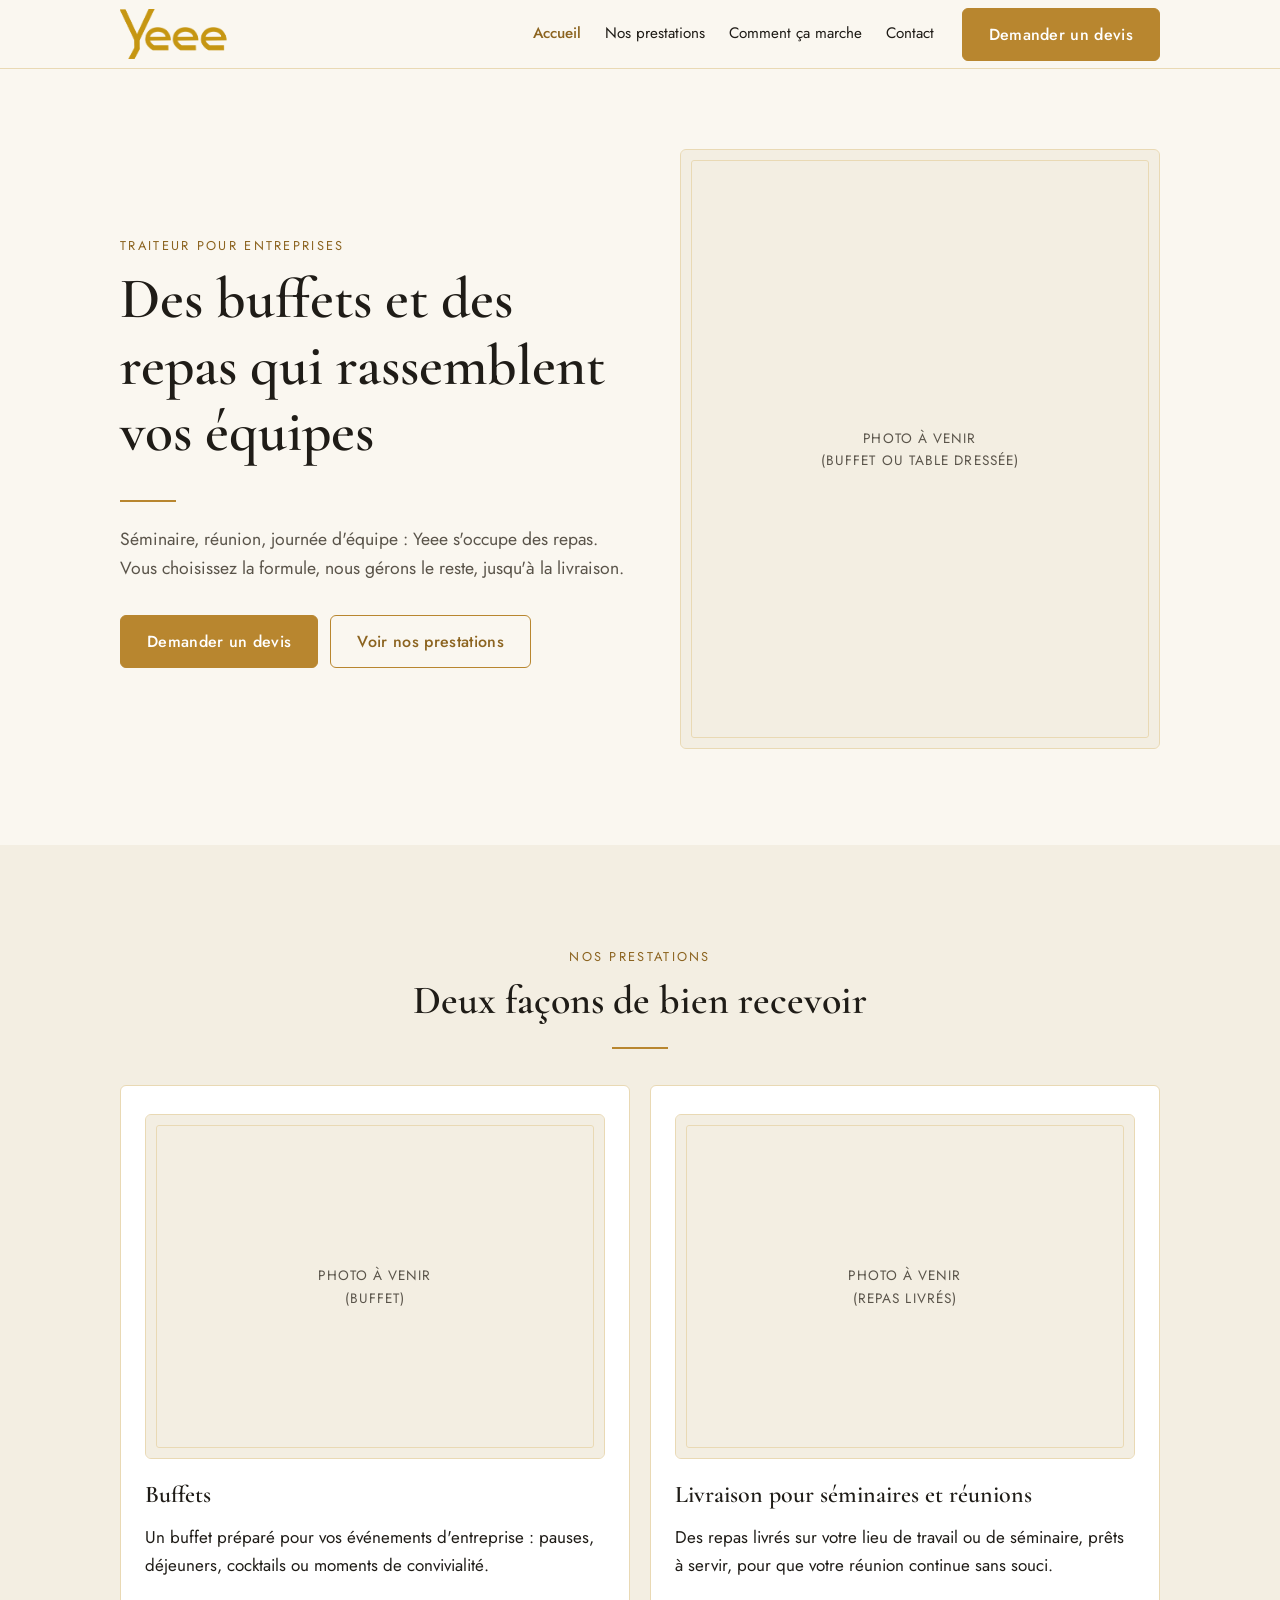
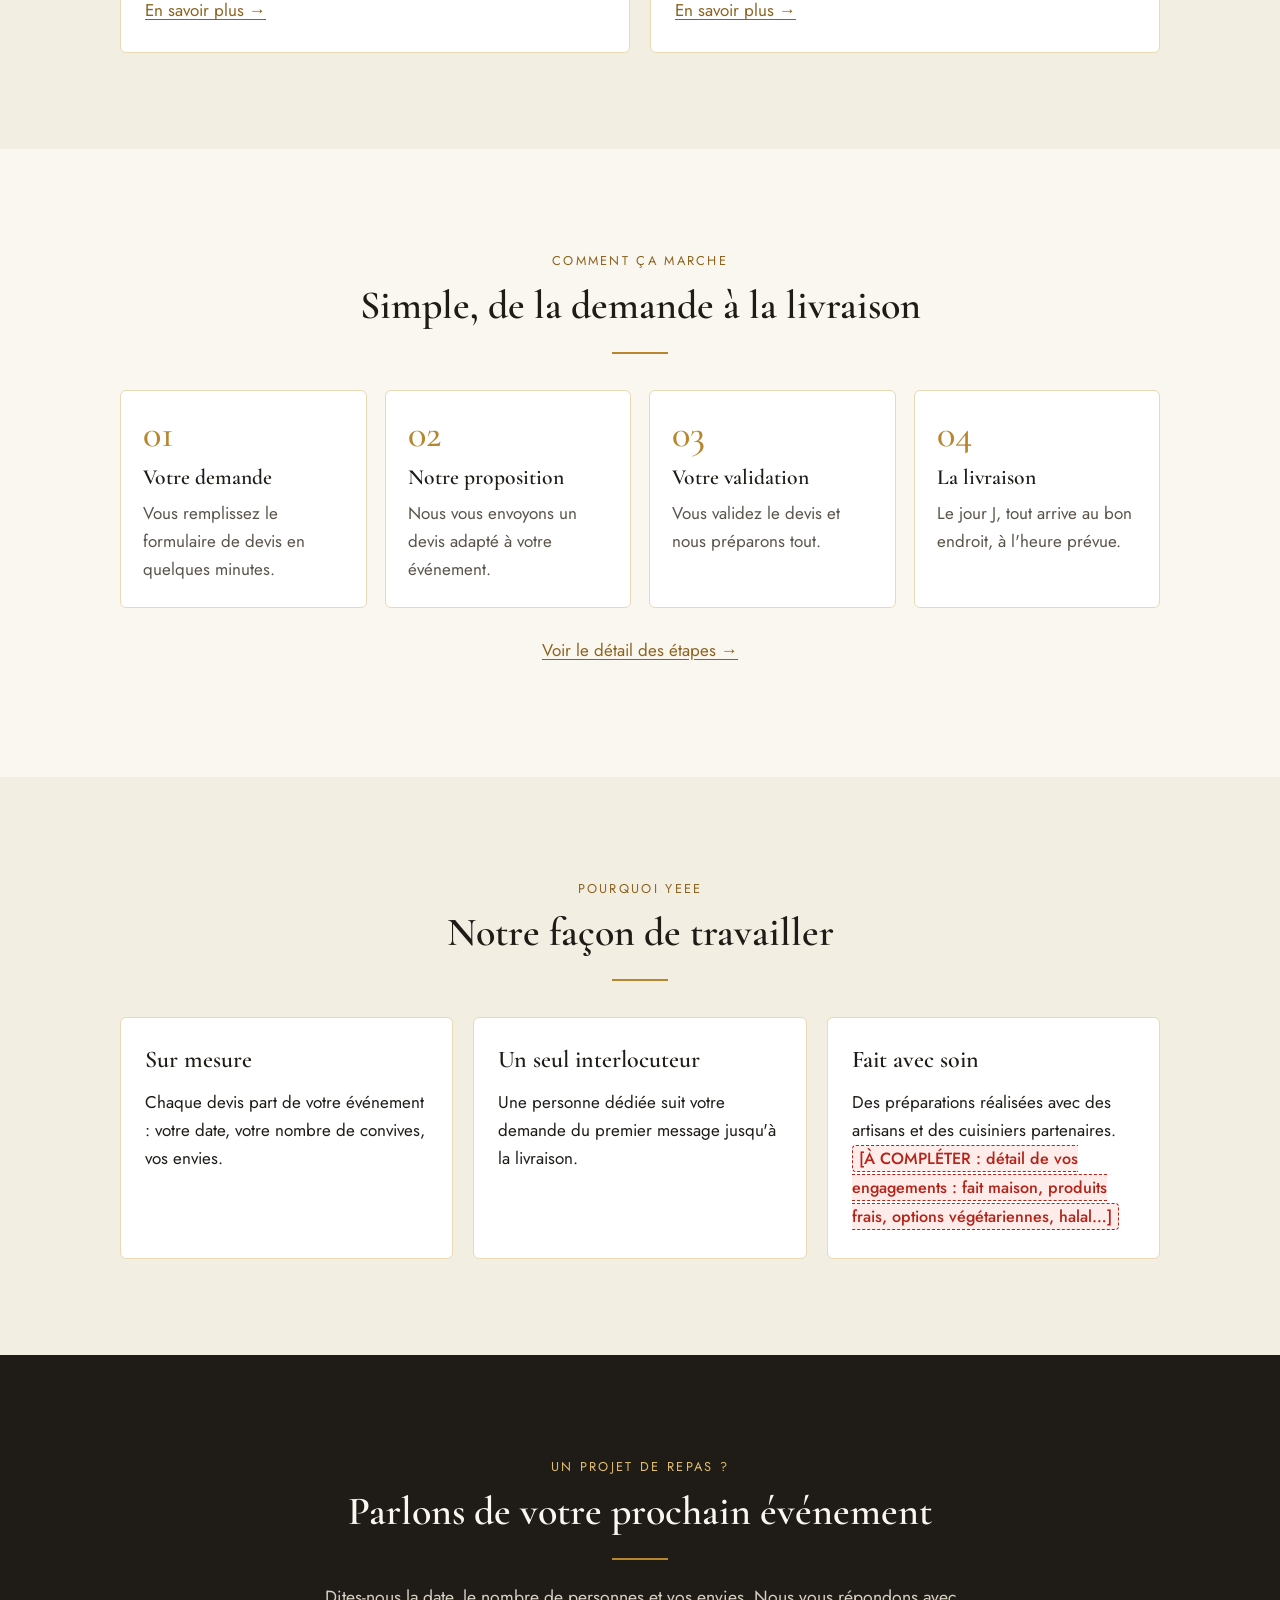
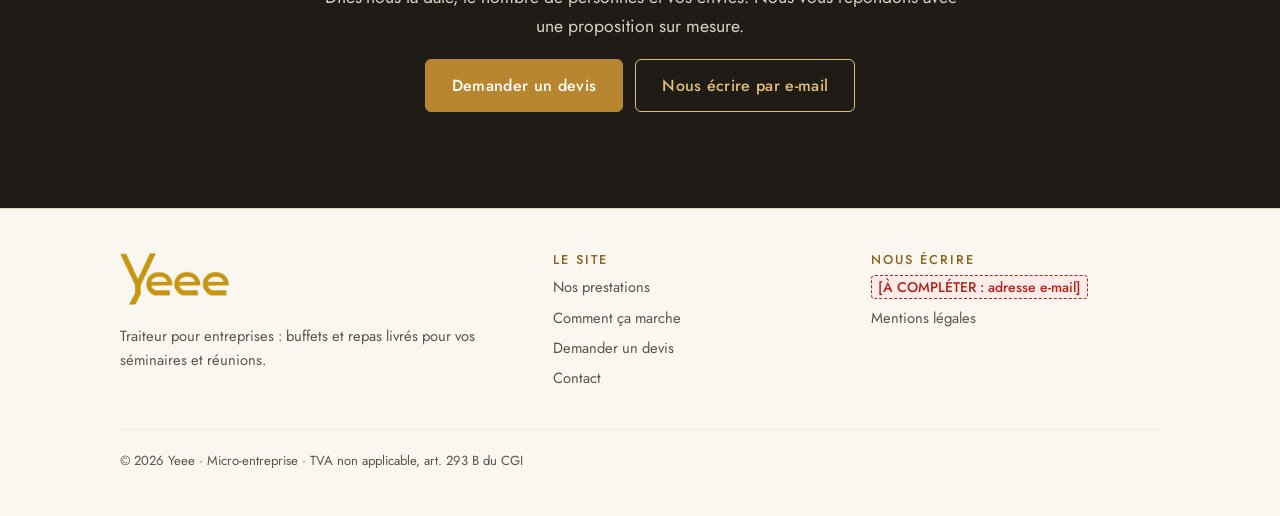
<file: index.html>
<!doctype html>
<html lang="fr">
<head>
  <meta charset="utf-8">
  <meta name="viewport" content="width=device-width, initial-scale=1">
  <title>Yeee | Traiteur pour entreprises</title>
  <meta name="description" content="Yeee, traiteur pour entreprises : buffets et livraison de repas pour vos séminaires et réunions. Demandez votre devis.">
  <meta name="theme-color" content="#FAF7F0">
  <link rel="icon" href="assets/favicon.svg" type="image/svg+xml">
  <link rel="preload" href="assets/fonts/cormorant-garamond-latin-600-normal.woff2" as="font" type="font/woff2" crossorigin>
  <link rel="stylesheet" href="assets/style.css">
</head>
<body>
  <header class="entete">
    <div class="conteneur">
      <a class="logo" href="index.html" aria-label="Yeee, retour à l'accueil"><span class="logo-cadre"><img src="assets/logo-yeee.png" alt="Yeee" width="3508" height="2480"></span></a>
      <button class="bouton-menu" type="button" aria-expanded="false" aria-controls="menu">
        <span class="barres"><span></span></span> Menu
      </button>
      <nav class="menu" id="menu" aria-label="Menu principal">
        <ul>
          <li><a href="index.html" aria-current="page">Accueil</a></li>
          <li><a href="prestations.html">Nos prestations</a></li>
          <li><a href="comment-ca-marche.html">Comment ça marche</a></li>
          <li><a href="contact.html">Contact</a></li>
        </ul>
        <a class="bouton" href="devis.html">Demander un devis</a>
      </nav>
    </div>
  </header>

  <main>
    <section class="heros">
      <div class="conteneur grille">
        <div>
          <span class="surtitre">Traiteur pour entreprises</span>
          <h1>Des buffets et des repas qui rassemblent vos équipes</h1>
          <hr class="filet">
          <p class="intro">Séminaire, réunion, journée d'équipe : Yeee s'occupe des repas. Vous choisissez la formule, nous gérons le reste, jusqu'à la livraison.</p>
          <div class="boutons">
            <a class="bouton" href="devis.html">Demander un devis</a>
            <a class="bouton secondaire" href="prestations.html">Voir nos prestations</a>
          </div>
        </div>
        <div class="photo portrait">Photo à venir<br>(buffet ou table dressée)</div>
      </div>
    </section>

    <section class="alt">
      <div class="conteneur">
        <div class="centre">
          <span class="surtitre">Nos prestations</span>
          <h2>Deux façons de bien recevoir</h2>
          <hr class="filet">
        </div>
        <div class="cartes deux">
          <article class="carte">
            <div class="photo">Photo à venir<br>(buffet)</div>
            <h3>Buffets</h3>
            <p>Un buffet préparé pour vos événements d'entreprise : pauses, déjeuners, cocktails ou moments de convivialité.</p>
            <a href="prestations.html#buffets">En savoir plus →</a>
          </article>
          <article class="carte">
            <div class="photo">Photo à venir<br>(repas livrés)</div>
            <h3>Livraison pour séminaires et réunions</h3>
            <p>Des repas livrés sur votre lieu de travail ou de séminaire, prêts à servir, pour que votre réunion continue sans souci.</p>
            <a href="prestations.html#livraison">En savoir plus →</a>
          </article>
        </div>
      </div>
    </section>

    <section>
      <div class="conteneur">
        <div class="centre">
          <span class="surtitre">Comment ça marche</span>
          <h2>Simple, de la demande à la livraison</h2>
          <hr class="filet">
        </div>
        <ol class="etapes">
          <li><h3>Votre demande</h3><p>Vous remplissez le formulaire de devis en quelques minutes.</p></li>
          <li><h3>Notre proposition</h3><p>Nous vous envoyons un devis adapté à votre événement.</p></li>
          <li><h3>Votre validation</h3><p>Vous validez le devis et nous préparons tout.</p></li>
          <li><h3>La livraison</h3><p>Le jour J, tout arrive au bon endroit, à l'heure prévue.</p></li>
        </ol>
        <p class="centre" style="margin-top:28px"><a href="comment-ca-marche.html">Voir le détail des étapes →</a></p>
      </div>
    </section>

    <section class="alt">
      <div class="conteneur">
        <div class="centre">
          <span class="surtitre">Pourquoi Yeee</span>
          <h2>Notre façon de travailler</h2>
          <hr class="filet">
        </div>
        <div class="cartes trois">
          <div class="carte"><h3>Sur mesure</h3><p>Chaque devis part de votre événement : votre date, votre nombre de convives, vos envies.</p></div>
          <div class="carte"><h3>Un seul interlocuteur</h3><p>Une personne dédiée suit votre demande du premier message jusqu'à la livraison.</p></div>
          <div class="carte"><h3>Fait avec soin</h3><p>Des préparations réalisées avec des artisans et des cuisiniers partenaires. <span class="a-completer">[À COMPLÉTER : détail de vos engagements : fait maison, produits frais, options végétariennes, halal…]</span></p></div>
        </div>
      </div>
    </section>

    <section class="appel">
      <div class="conteneur">
        <span class="surtitre" style="color:#E2BE6E">Un projet de repas ?</span>
        <h2>Parlons de votre prochain événement</h2>
        <hr class="filet">
        <p class="intro">Dites-nous la date, le nombre de personnes et vos envies. Nous vous répondons avec une proposition sur mesure.</p>
        <div class="boutons" style="justify-content:center">
          <a class="bouton" href="devis.html">Demander un devis</a>
          <a class="bouton secondaire" href="#" data-email-lien>Nous écrire par e-mail</a>
        </div>
      </div>
    </section>
  </main>

  <footer class="pied">
    <div class="conteneur">
      <div class="grille">
        <div>
          <a class="logo logo-pied" href="index.html" aria-label="Yeee, retour à l'accueil"><span class="logo-cadre"><img src="assets/logo-yeee.png" alt="Yeee" width="3508" height="2480"></span></a>
          <p style="margin-top:12px">Traiteur pour entreprises : buffets et repas livrés pour vos séminaires et réunions.</p>
        </div>
        <div>
          <h3>Le site</h3>
          <ul>
            <li><a href="prestations.html">Nos prestations</a></li>
            <li><a href="comment-ca-marche.html">Comment ça marche</a></li>
            <li><a href="devis.html">Demander un devis</a></li>
            <li><a href="contact.html">Contact</a></li>
          </ul>
        </div>
        <div>
          <h3>Nous écrire</h3>
          <ul>
            <li><a href="#" data-email-lien><span class="a-completer" data-email-texte>[À COMPLÉTER : adresse e-mail]</span></a></li>
            <li><a href="mentions-legales.html">Mentions légales</a></li>
          </ul>
        </div>
      </div>
      <p class="bas">© <span data-annee>2026</span> Yeee · Micro-entreprise · TVA non applicable, art. 293 B du CGI</p>
    </div>
  </footer>
  <script src="assets/script.js"></script>
</body>
</html>
</file>
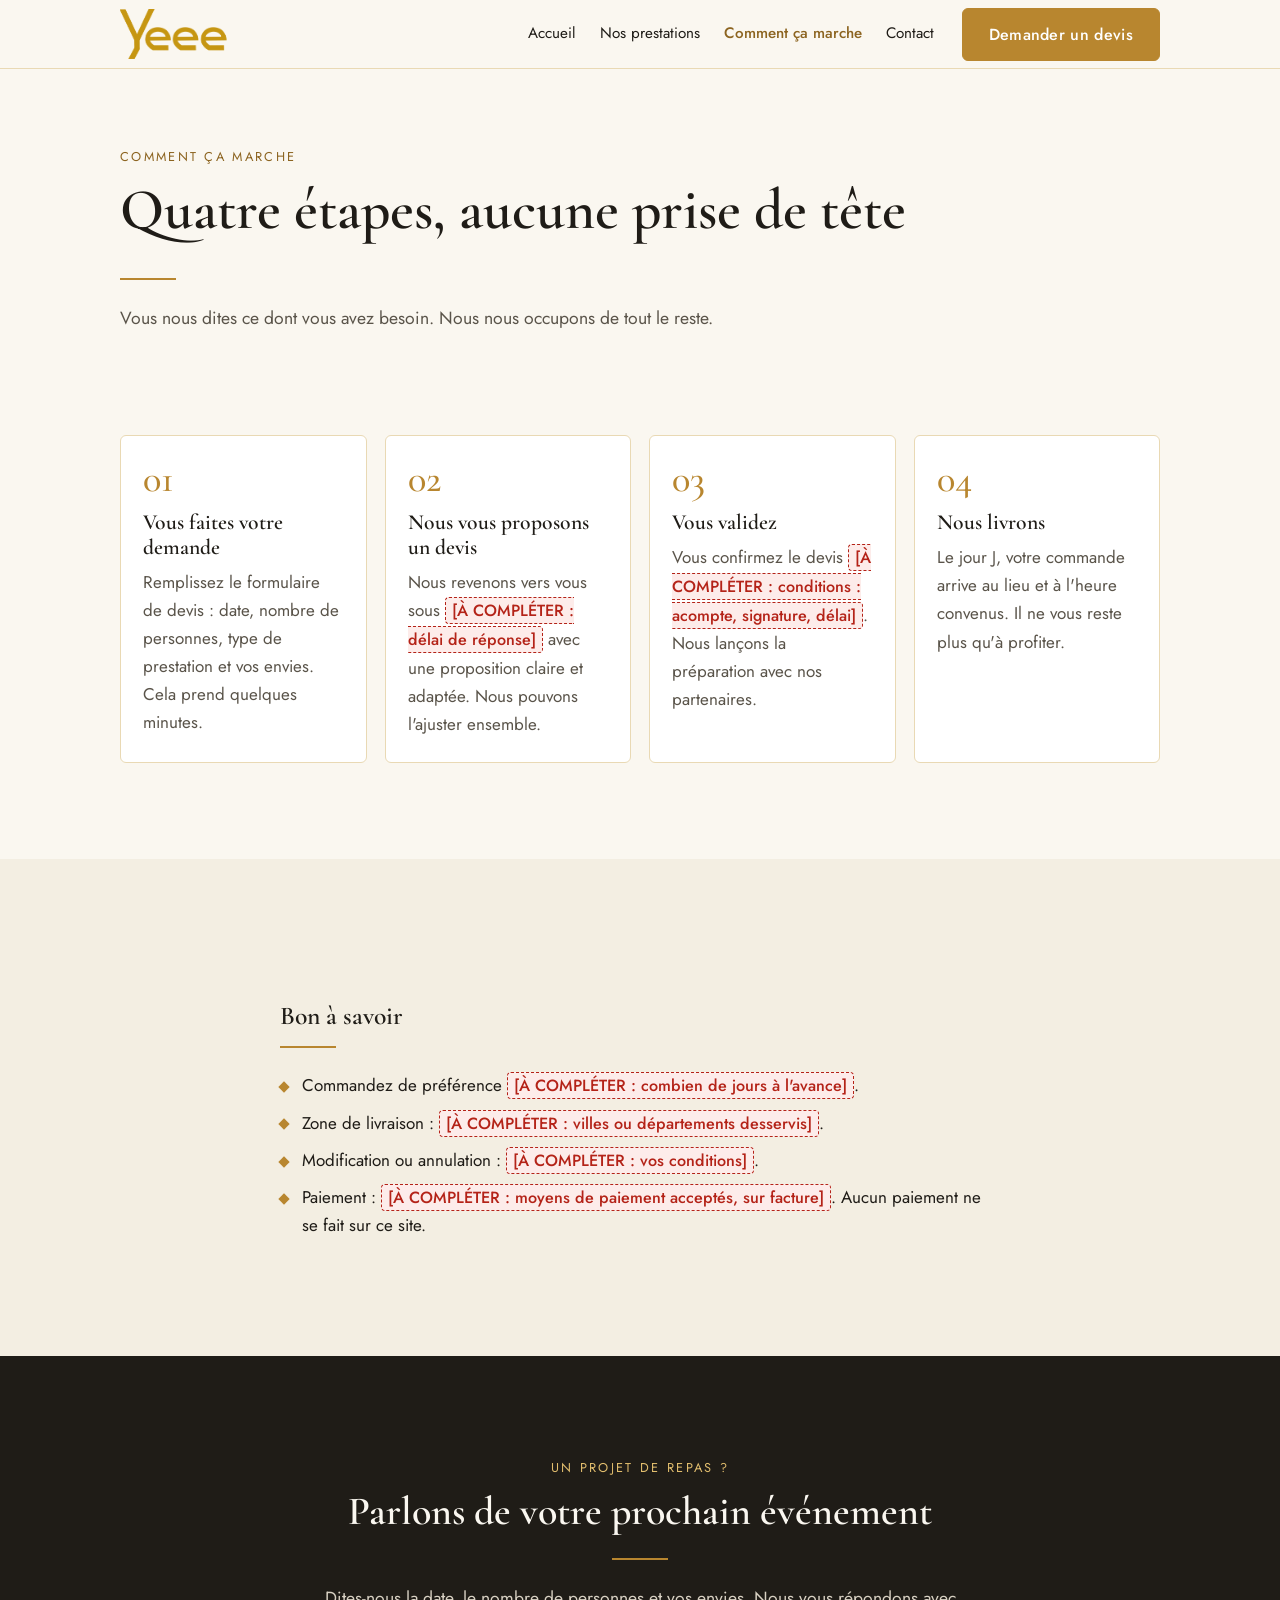
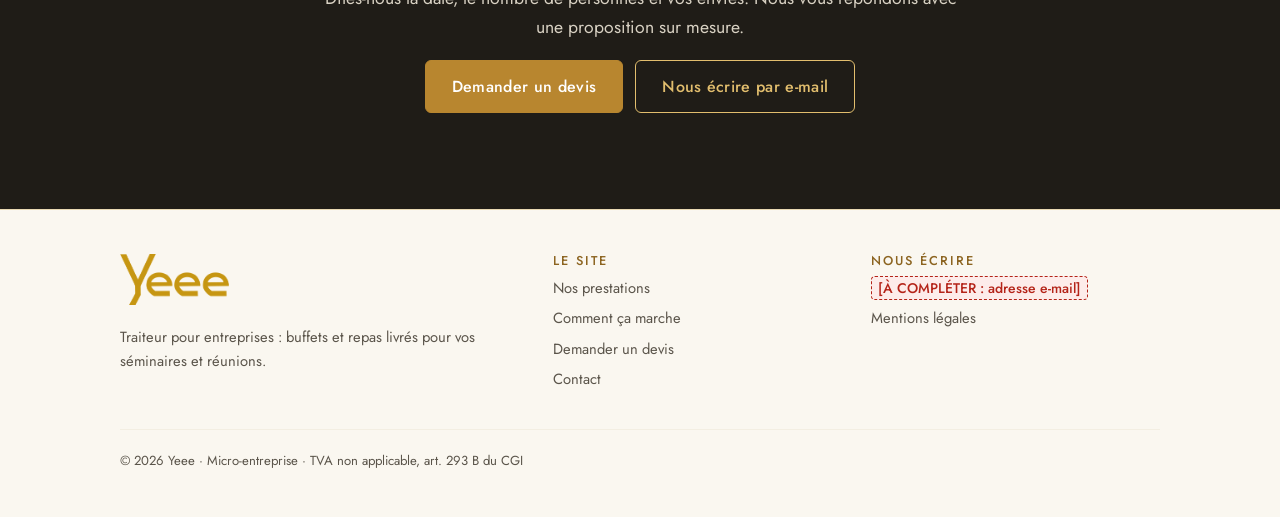
<file: comment-ca-marche.html>
<!doctype html>
<html lang="fr">
<head>
  <meta charset="utf-8">
  <meta name="viewport" content="width=device-width, initial-scale=1">
  <title>Comment ça marche | Yeee traiteur</title>
  <meta name="description" content="De la demande de devis à la livraison : les 4 étapes pour organiser les repas de votre événement d'entreprise avec Yeee.">
  <meta name="theme-color" content="#FAF7F0">
  <link rel="icon" href="assets/favicon.svg" type="image/svg+xml">
  <link rel="preload" href="assets/fonts/cormorant-garamond-latin-600-normal.woff2" as="font" type="font/woff2" crossorigin>
  <link rel="stylesheet" href="assets/style.css">
</head>
<body>
  <header class="entete">
    <div class="conteneur">
      <a class="logo" href="index.html" aria-label="Yeee, retour à l'accueil"><span class="logo-cadre"><img src="assets/logo-yeee.png" alt="Yeee" width="3508" height="2480"></span></a>
      <button class="bouton-menu" type="button" aria-expanded="false" aria-controls="menu">
        <span class="barres"><span></span></span> Menu
      </button>
      <nav class="menu" id="menu" aria-label="Menu principal">
        <ul>
          <li><a href="index.html">Accueil</a></li>
          <li><a href="prestations.html">Nos prestations</a></li>
          <li><a href="comment-ca-marche.html" aria-current="page">Comment ça marche</a></li>
          <li><a href="contact.html">Contact</a></li>
        </ul>
        <a class="bouton" href="devis.html">Demander un devis</a>
      </nav>
    </div>
  </header>

  <main>
    <section class="tete-page">
      <div class="conteneur">
        <span class="surtitre">Comment ça marche</span>
        <h1>Quatre étapes, aucune prise de tête</h1>
        <hr class="filet">
        <p class="intro">Vous nous dites ce dont vous avez besoin. Nous nous occupons de tout le reste.</p>
      </div>
    </section>

    <section style="padding-top:16px">
      <div class="conteneur">
        <ol class="etapes">
          <li>
            <h3>Vous faites votre demande</h3>
            <p>Remplissez le formulaire de devis : date, nombre de personnes, type de prestation et vos envies. Cela prend quelques minutes.</p>
          </li>
          <li>
            <h3>Nous vous proposons un devis</h3>
            <p>Nous revenons vers vous sous <span class="a-completer">[À COMPLÉTER : délai de réponse]</span> avec une proposition claire et adaptée. Nous pouvons l'ajuster ensemble.</p>
          </li>
          <li>
            <h3>Vous validez</h3>
            <p>Vous confirmez le devis <span class="a-completer">[À COMPLÉTER : conditions : acompte, signature, délai]</span>. Nous lançons la préparation avec nos partenaires.</p>
          </li>
          <li>
            <h3>Nous livrons</h3>
            <p>Le jour J, votre commande arrive au lieu et à l'heure convenus. Il ne vous reste plus qu'à profiter.</p>
          </li>
        </ol>
      </div>
    </section>

    <section class="alt">
      <div class="conteneur texte-long" style="margin:0 auto">
        <h2>Bon à savoir</h2>
        <hr class="filet">
        <ul class="liste-or">
          <li>Commandez de préférence <span class="a-completer">[À COMPLÉTER : combien de jours à l'avance]</span>.</li>
          <li>Zone de livraison : <span class="a-completer">[À COMPLÉTER : villes ou départements desservis]</span>.</li>
          <li>Modification ou annulation : <span class="a-completer">[À COMPLÉTER : vos conditions]</span>.</li>
          <li>Paiement : <span class="a-completer">[À COMPLÉTER : moyens de paiement acceptés, sur facture]</span>. Aucun paiement ne se fait sur ce site.</li>
        </ul>
      </div>
    </section>

    <section class="appel">
      <div class="conteneur">
        <span class="surtitre" style="color:#E2BE6E">Un projet de repas ?</span>
        <h2>Parlons de votre prochain événement</h2>
        <hr class="filet">
        <p class="intro">Dites-nous la date, le nombre de personnes et vos envies. Nous vous répondons avec une proposition sur mesure.</p>
        <div class="boutons" style="justify-content:center">
          <a class="bouton" href="devis.html">Demander un devis</a>
          <a class="bouton secondaire" href="#" data-email-lien>Nous écrire par e-mail</a>
        </div>
      </div>
    </section>
  </main>

  <footer class="pied">
    <div class="conteneur">
      <div class="grille">
        <div>
          <a class="logo logo-pied" href="index.html" aria-label="Yeee, retour à l'accueil"><span class="logo-cadre"><img src="assets/logo-yeee.png" alt="Yeee" width="3508" height="2480"></span></a>
          <p style="margin-top:12px">Traiteur pour entreprises : buffets et repas livrés pour vos séminaires et réunions.</p>
        </div>
        <div>
          <h3>Le site</h3>
          <ul>
            <li><a href="prestations.html">Nos prestations</a></li>
            <li><a href="comment-ca-marche.html">Comment ça marche</a></li>
            <li><a href="devis.html">Demander un devis</a></li>
            <li><a href="contact.html">Contact</a></li>
          </ul>
        </div>
        <div>
          <h3>Nous écrire</h3>
          <ul>
            <li><a href="#" data-email-lien><span class="a-completer" data-email-texte>[À COMPLÉTER : adresse e-mail]</span></a></li>
            <li><a href="mentions-legales.html">Mentions légales</a></li>
          </ul>
        </div>
      </div>
      <p class="bas">© <span data-annee>2026</span> Yeee · Micro-entreprise · TVA non applicable, art. 293 B du CGI</p>
    </div>
  </footer>
  <script src="assets/script.js"></script>
</body>
</html>
</file>
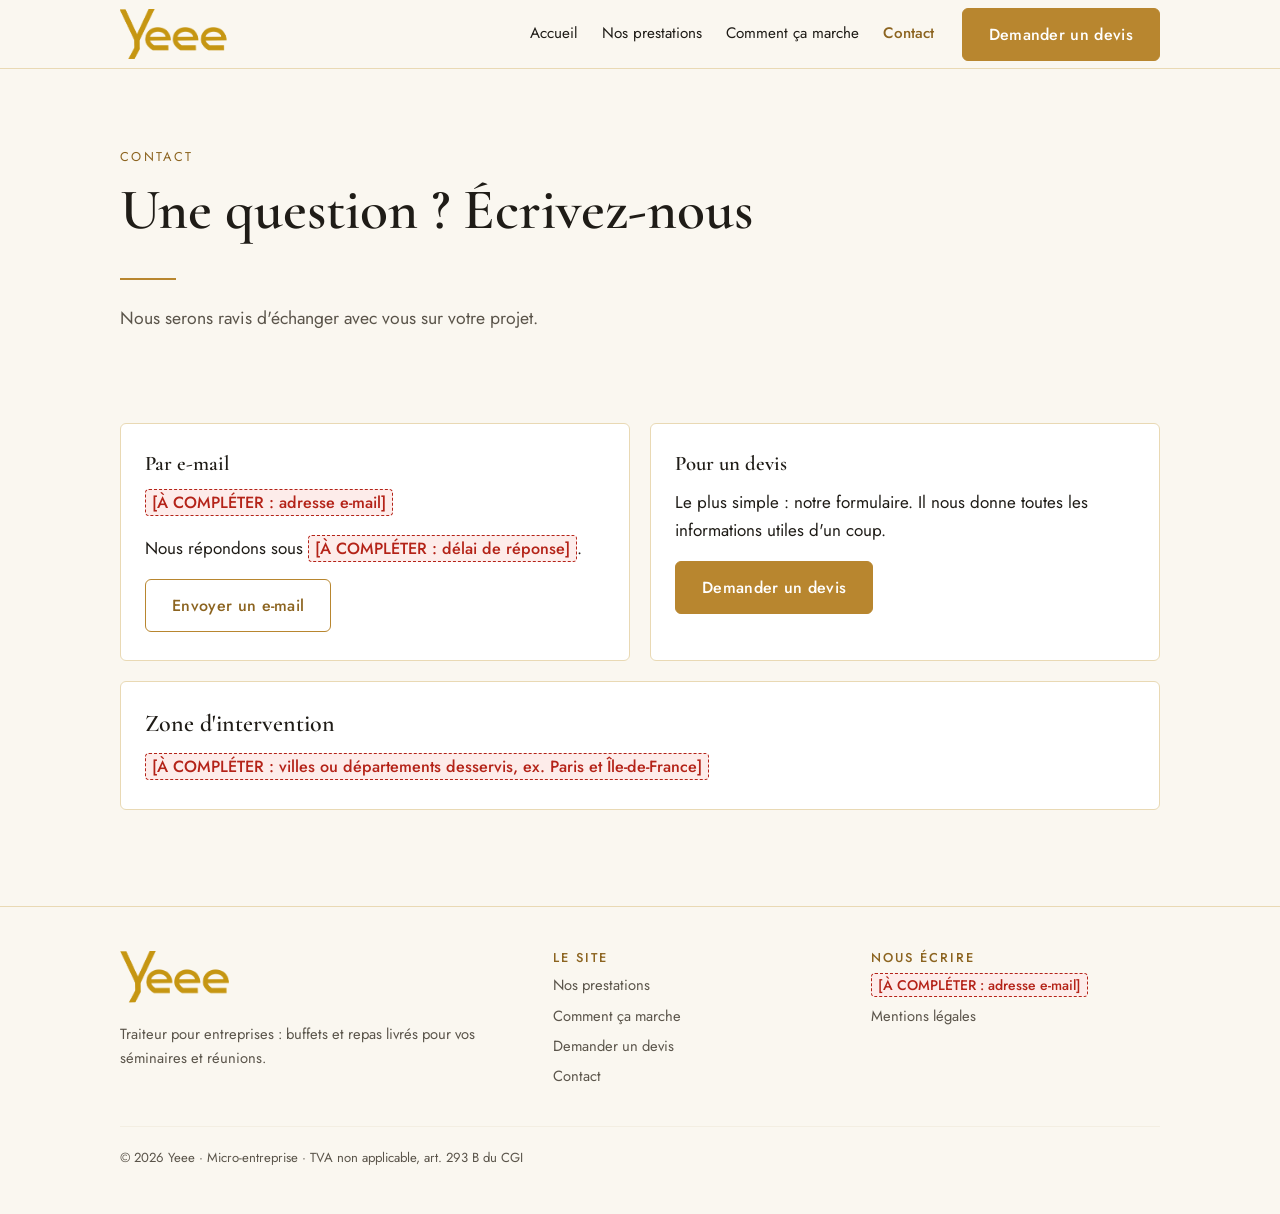
<file: contact.html>
<!doctype html>
<html lang="fr">
<head>
  <meta charset="utf-8">
  <meta name="viewport" content="width=device-width, initial-scale=1">
  <title>Contact | Yeee traiteur</title>
  <meta name="description" content="Contactez Yeee, traiteur pour entreprises, pour vos buffets et livraisons de repas.">
  <meta name="theme-color" content="#FAF7F0">
  <link rel="icon" href="assets/favicon.svg" type="image/svg+xml">
  <link rel="preload" href="assets/fonts/cormorant-garamond-latin-600-normal.woff2" as="font" type="font/woff2" crossorigin>
  <link rel="stylesheet" href="assets/style.css">
</head>
<body>
  <header class="entete">
    <div class="conteneur">
      <a class="logo" href="index.html" aria-label="Yeee, retour à l'accueil"><span class="logo-cadre"><img src="assets/logo-yeee.png" alt="Yeee" width="3508" height="2480"></span></a>
      <button class="bouton-menu" type="button" aria-expanded="false" aria-controls="menu">
        <span class="barres"><span></span></span> Menu
      </button>
      <nav class="menu" id="menu" aria-label="Menu principal">
        <ul>
          <li><a href="index.html">Accueil</a></li>
          <li><a href="prestations.html">Nos prestations</a></li>
          <li><a href="comment-ca-marche.html">Comment ça marche</a></li>
          <li><a href="contact.html" aria-current="page">Contact</a></li>
        </ul>
        <a class="bouton" href="devis.html">Demander un devis</a>
      </nav>
    </div>
  </header>

  <main>
    <section class="tete-page">
      <div class="conteneur">
        <span class="surtitre">Contact</span>
        <h1>Une question ? Écrivez-nous</h1>
        <hr class="filet">
        <p class="intro">Nous serons ravis d'échanger avec vous sur votre projet.</p>
      </div>
    </section>

    <section style="padding-top:8px">
      <div class="conteneur">
        <div class="bloc-contact">
          <div class="carte">
            <h3>Par e-mail</h3>
            <p><span class="a-completer" data-email-texte>[À COMPLÉTER : adresse e-mail]</span></p>
            <p>Nous répondons sous <span class="a-completer">[À COMPLÉTER : délai de réponse]</span>.</p>
            <a class="bouton secondaire" href="#" data-email-lien data-sujet="Contact - Yeee">Envoyer un e-mail</a>
          </div>
          <div class="carte">
            <h3>Pour un devis</h3>
            <p>Le plus simple : notre formulaire. Il nous donne toutes les informations utiles d'un coup.</p>
            <a class="bouton" href="devis.html">Demander un devis</a>
          </div>
        </div>
        <div class="carte" style="margin-top:20px">
          <h3>Zone d'intervention</h3>
          <p><span class="a-completer">[À COMPLÉTER : villes ou départements desservis, ex. Paris et Île-de-France]</span></p>
        </div>
      </div>
    </section>
  </main>

  <footer class="pied">
    <div class="conteneur">
      <div class="grille">
        <div>
          <a class="logo logo-pied" href="index.html" aria-label="Yeee, retour à l'accueil"><span class="logo-cadre"><img src="assets/logo-yeee.png" alt="Yeee" width="3508" height="2480"></span></a>
          <p style="margin-top:12px">Traiteur pour entreprises : buffets et repas livrés pour vos séminaires et réunions.</p>
        </div>
        <div>
          <h3>Le site</h3>
          <ul>
            <li><a href="prestations.html">Nos prestations</a></li>
            <li><a href="comment-ca-marche.html">Comment ça marche</a></li>
            <li><a href="devis.html">Demander un devis</a></li>
            <li><a href="contact.html">Contact</a></li>
          </ul>
        </div>
        <div>
          <h3>Nous écrire</h3>
          <ul>
            <li><a href="#" data-email-lien><span class="a-completer" data-email-texte>[À COMPLÉTER : adresse e-mail]</span></a></li>
            <li><a href="mentions-legales.html">Mentions légales</a></li>
          </ul>
        </div>
      </div>
      <p class="bas">© <span data-annee>2026</span> Yeee · Micro-entreprise · TVA non applicable, art. 293 B du CGI</p>
    </div>
  </footer>
  <script src="assets/script.js"></script>
</body>
</html>
</file>
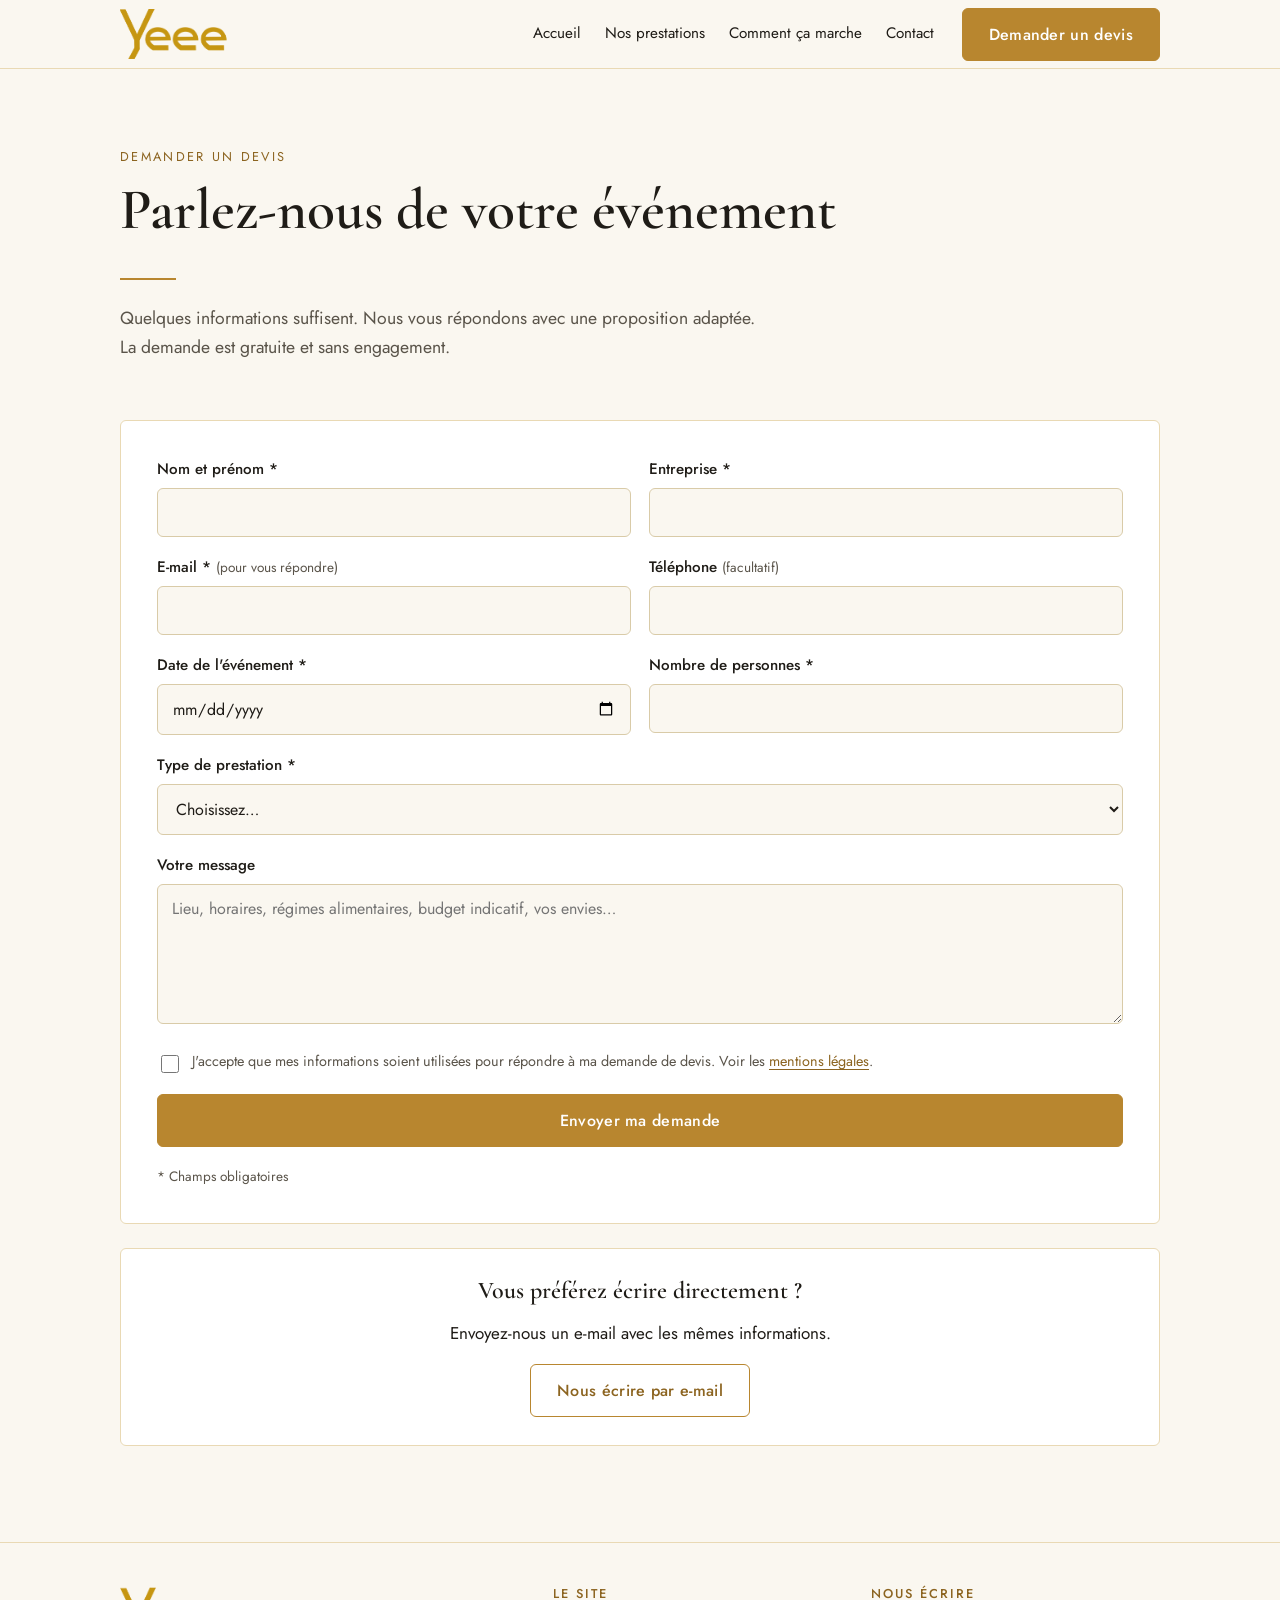
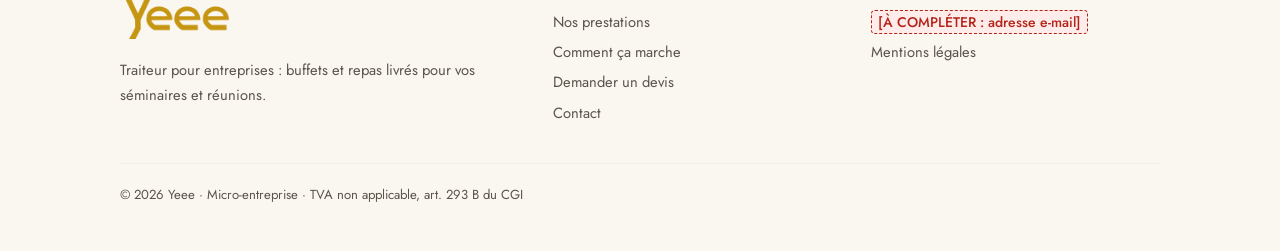
<file: devis.html>
<!doctype html>
<html lang="fr">
<head>
  <meta charset="utf-8">
  <meta name="viewport" content="width=device-width, initial-scale=1">
  <title>Demander un devis | Yeee traiteur</title>
  <meta name="description" content="Demandez gratuitement votre devis Yeee pour un buffet ou une livraison de repas pour votre séminaire ou réunion.">
  <meta name="theme-color" content="#FAF7F0">
  <link rel="icon" href="assets/favicon.svg" type="image/svg+xml">
  <link rel="preload" href="assets/fonts/cormorant-garamond-latin-600-normal.woff2" as="font" type="font/woff2" crossorigin>
  <link rel="stylesheet" href="assets/style.css">
</head>
<body>
  <header class="entete">
    <div class="conteneur">
      <a class="logo" href="index.html" aria-label="Yeee, retour à l'accueil"><span class="logo-cadre"><img src="assets/logo-yeee.png" alt="Yeee" width="3508" height="2480"></span></a>
      <button class="bouton-menu" type="button" aria-expanded="false" aria-controls="menu">
        <span class="barres"><span></span></span> Menu
      </button>
      <nav class="menu" id="menu" aria-label="Menu principal">
        <ul>
          <li><a href="index.html">Accueil</a></li>
          <li><a href="prestations.html">Nos prestations</a></li>
          <li><a href="comment-ca-marche.html">Comment ça marche</a></li>
          <li><a href="contact.html">Contact</a></li>
        </ul>
        <a class="bouton" href="devis.html">Demander un devis</a>
      </nav>
    </div>
  </header>

  <main>
    <section class="tete-page">
      <div class="conteneur">
        <span class="surtitre">Demander un devis</span>
        <h1>Parlez-nous de votre événement</h1>
        <hr class="filet">
        <p class="intro">Quelques informations suffisent. Nous vous répondons avec une proposition adaptée. La demande est gratuite et sans engagement.</p>
      </div>
    </section>

    <section style="padding-top:8px">
      <div class="conteneur">
        <form class="formulaire" id="form-devis" novalidate>
          <div class="champ">
            <label for="nom">Nom et prénom *</label>
            <input id="nom" name="nom" type="text" autocomplete="name" required>
          </div>
          <div class="champ">
            <label for="entreprise">Entreprise *</label>
            <input id="entreprise" name="entreprise" type="text" autocomplete="organization" required>
          </div>
          <div class="champ">
            <label for="email">E-mail * <span class="aide">(pour vous répondre)</span></label>
            <input id="email" name="email" type="email" autocomplete="email" inputmode="email" required>
          </div>
          <div class="champ">
            <label for="telephone">Téléphone <span class="aide">(facultatif)</span></label>
            <input id="telephone" name="telephone" type="tel" autocomplete="tel" inputmode="tel">
          </div>
          <div class="champ">
            <label for="date">Date de l'événement *</label>
            <input id="date" name="date" type="date" required>
          </div>
          <div class="champ">
            <label for="personnes">Nombre de personnes *</label>
            <input id="personnes" name="personnes" type="number" min="1" step="1" inputmode="numeric" required>
          </div>
          <div class="champ plein">
            <label for="prestation">Type de prestation *</label>
            <select id="prestation" name="prestation" required>
              <option value="">Choisissez…</option>
              <option>Buffet</option>
              <option>Livraison de repas (séminaire, réunion)</option>
              <option>Je ne sais pas encore</option>
            </select>
          </div>
          <div class="champ plein">
            <label for="message">Votre message</label>
            <textarea id="message" name="message" placeholder="Lieu, horaires, régimes alimentaires, budget indicatif, vos envies…"></textarea>
          </div>
          <input type="checkbox" name="botcheck" class="cache" tabindex="-1" autocomplete="off" aria-hidden="true">
          <label class="case plein">
            <input type="checkbox" name="accord" required>
            <span>J'accepte que mes informations soient utilisées pour répondre à ma demande de devis. Voir les <a href="mentions-legales.html#donnees">mentions légales</a>.</span>
          </label>
          <div class="plein">
            <button class="bouton" type="submit" style="width:100%">Envoyer ma demande</button>
          </div>
          <div class="message-envoi plein" id="message-envoi" role="status" tabindex="-1"></div>
          <p class="plein" style="margin:0;font-size:.85rem;color:var(--encre-doux)">* Champs obligatoires</p>
        </form>

        <div class="carte" style="margin-top:24px;text-align:center">
          <h3>Vous préférez écrire directement ?</h3>
          <p>Envoyez-nous un e-mail avec les mêmes informations.</p>
          <a class="bouton secondaire" href="#" data-email-lien>Nous écrire par e-mail</a>
        </div>
      </div>
    </section>
  </main>

  <footer class="pied">
    <div class="conteneur">
      <div class="grille">
        <div>
          <a class="logo logo-pied" href="index.html" aria-label="Yeee, retour à l'accueil"><span class="logo-cadre"><img src="assets/logo-yeee.png" alt="Yeee" width="3508" height="2480"></span></a>
          <p style="margin-top:12px">Traiteur pour entreprises : buffets et repas livrés pour vos séminaires et réunions.</p>
        </div>
        <div>
          <h3>Le site</h3>
          <ul>
            <li><a href="prestations.html">Nos prestations</a></li>
            <li><a href="comment-ca-marche.html">Comment ça marche</a></li>
            <li><a href="devis.html">Demander un devis</a></li>
            <li><a href="contact.html">Contact</a></li>
          </ul>
        </div>
        <div>
          <h3>Nous écrire</h3>
          <ul>
            <li><a href="#" data-email-lien><span class="a-completer" data-email-texte>[À COMPLÉTER : adresse e-mail]</span></a></li>
            <li><a href="mentions-legales.html">Mentions légales</a></li>
          </ul>
        </div>
      </div>
      <p class="bas">© <span data-annee>2026</span> Yeee · Micro-entreprise · TVA non applicable, art. 293 B du CGI</p>
    </div>
  </footer>
  <script src="assets/script.js"></script>
</body>
</html>
</file>
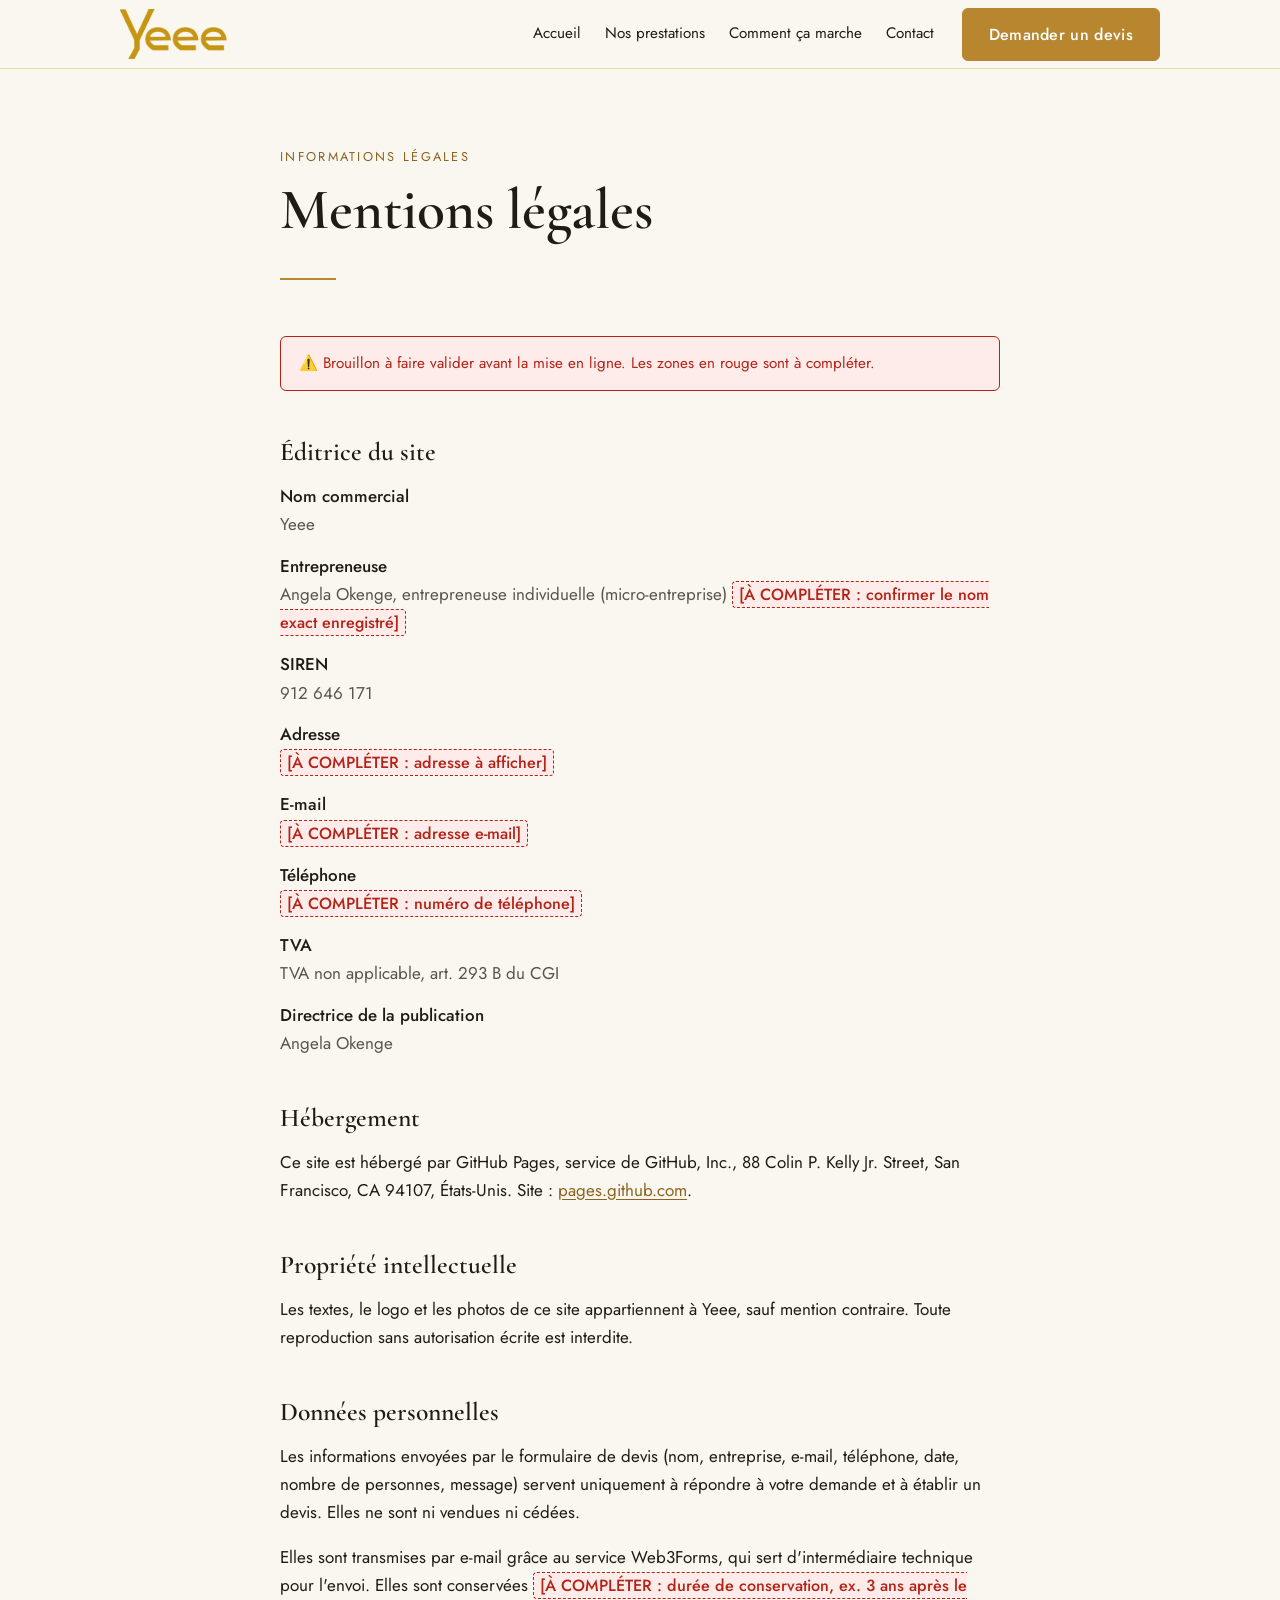
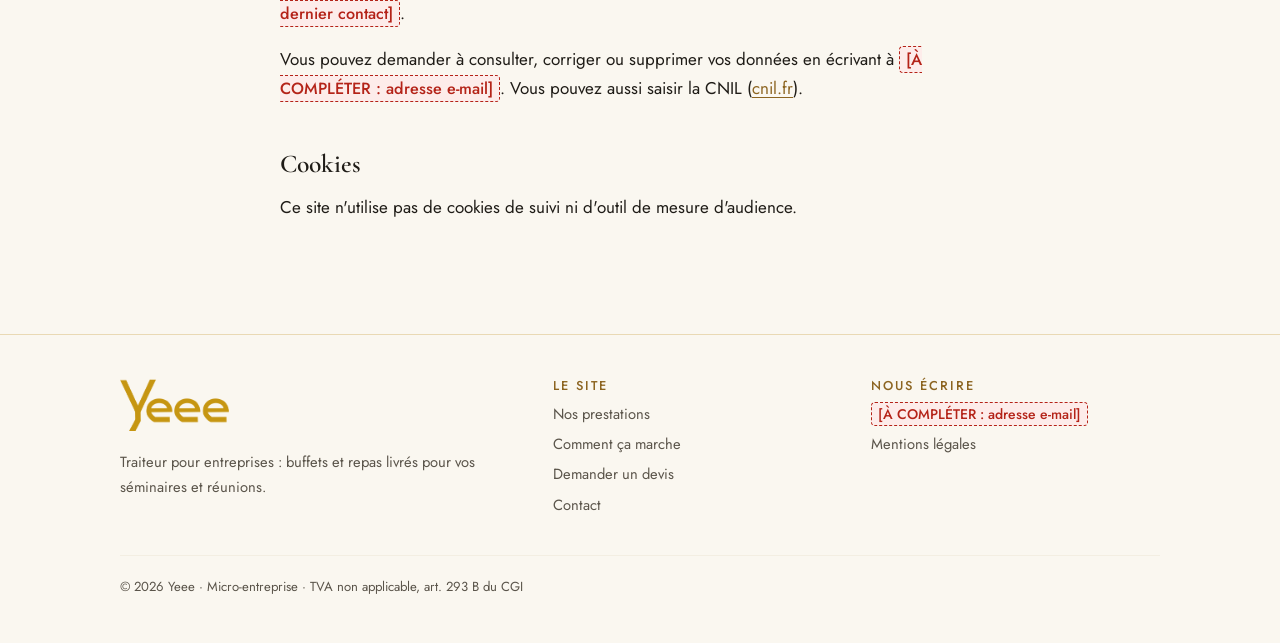
<file: mentions-legales.html>
<!doctype html>
<html lang="fr">
<head>
  <meta charset="utf-8">
  <meta name="viewport" content="width=device-width, initial-scale=1">
  <title>Mentions légales | Yeee traiteur</title>
  <meta name="description" content="Mentions légales et protection des données du site Yeee.">
  <meta name="theme-color" content="#FAF7F0">
  <link rel="icon" href="assets/favicon.svg" type="image/svg+xml">
  <link rel="preload" href="assets/fonts/cormorant-garamond-latin-600-normal.woff2" as="font" type="font/woff2" crossorigin>
  <link rel="stylesheet" href="assets/style.css">
</head>
<body>
  <header class="entete">
    <div class="conteneur">
      <a class="logo" href="index.html" aria-label="Yeee, retour à l'accueil"><span class="logo-cadre"><img src="assets/logo-yeee.png" alt="Yeee" width="3508" height="2480"></span></a>
      <button class="bouton-menu" type="button" aria-expanded="false" aria-controls="menu">
        <span class="barres"><span></span></span> Menu
      </button>
      <nav class="menu" id="menu" aria-label="Menu principal">
        <ul>
          <li><a href="index.html">Accueil</a></li>
          <li><a href="prestations.html">Nos prestations</a></li>
          <li><a href="comment-ca-marche.html">Comment ça marche</a></li>
          <li><a href="contact.html">Contact</a></li>
        </ul>
        <a class="bouton" href="devis.html">Demander un devis</a>
      </nav>
    </div>
  </header>

  <main>
    <section class="tete-page">
      <div class="conteneur texte-long">
        <span class="surtitre">Informations légales</span>
        <h1>Mentions légales</h1>
        <hr class="filet">
      </div>
    </section>

    <section style="padding-top:0">
      <div class="conteneur texte-long">
        <div class="alerte">⚠️ Brouillon à faire valider avant la mise en ligne. Les zones en rouge sont à compléter.</div>

        <h2>Éditrice du site</h2>
        <dl>
          <dt>Nom commercial</dt><dd>Yeee</dd>
          <dt>Entrepreneuse</dt><dd>Angela Okenge, entrepreneuse individuelle (micro-entreprise) <span class="a-completer">[À COMPLÉTER : confirmer le nom exact enregistré]</span></dd>
          <dt>SIREN</dt><dd>912 646 171</dd>
          <dt>Adresse</dt><dd><span class="a-completer">[À COMPLÉTER : adresse à afficher]</span></dd>
          <dt>E-mail</dt><dd><span class="a-completer" data-email-texte>[À COMPLÉTER : adresse e-mail]</span></dd>
          <dt>Téléphone</dt><dd><span class="a-completer">[À COMPLÉTER : numéro de téléphone]</span></dd>
          <dt>TVA</dt><dd>TVA non applicable, art. 293 B du CGI</dd>
          <dt>Directrice de la publication</dt><dd>Angela Okenge</dd>
        </dl>

        <h2>Hébergement</h2>
        <p>Ce site est hébergé par GitHub Pages, service de GitHub, Inc., 88 Colin P. Kelly Jr. Street, San Francisco, CA 94107, États-Unis. Site : <a href="https://pages.github.com" rel="noopener">pages.github.com</a>.</p>

        <h2>Propriété intellectuelle</h2>
        <p>Les textes, le logo et les photos de ce site appartiennent à Yeee, sauf mention contraire. Toute reproduction sans autorisation écrite est interdite.</p>

        <h2 id="donnees">Données personnelles</h2>
        <p>Les informations envoyées par le formulaire de devis (nom, entreprise, e-mail, téléphone, date, nombre de personnes, message) servent uniquement à répondre à votre demande et à établir un devis. Elles ne sont ni vendues ni cédées.</p>
        <p>Elles sont transmises par e-mail grâce au service Web3Forms, qui sert d'intermédiaire technique pour l'envoi. Elles sont conservées <span class="a-completer">[À COMPLÉTER : durée de conservation, ex. 3 ans après le dernier contact]</span>.</p>
        <p>Vous pouvez demander à consulter, corriger ou supprimer vos données en écrivant à <span class="a-completer" data-email-texte>[À COMPLÉTER : adresse e-mail]</span>. Vous pouvez aussi saisir la CNIL (<a href="https://www.cnil.fr" rel="noopener">cnil.fr</a>).</p>

        <h2>Cookies</h2>
        <p>Ce site n'utilise pas de cookies de suivi ni d'outil de mesure d'audience.</p>
      </div>
    </section>
  </main>

  <footer class="pied">
    <div class="conteneur">
      <div class="grille">
        <div>
          <a class="logo logo-pied" href="index.html" aria-label="Yeee, retour à l'accueil"><span class="logo-cadre"><img src="assets/logo-yeee.png" alt="Yeee" width="3508" height="2480"></span></a>
          <p style="margin-top:12px">Traiteur pour entreprises : buffets et repas livrés pour vos séminaires et réunions.</p>
        </div>
        <div>
          <h3>Le site</h3>
          <ul>
            <li><a href="prestations.html">Nos prestations</a></li>
            <li><a href="comment-ca-marche.html">Comment ça marche</a></li>
            <li><a href="devis.html">Demander un devis</a></li>
            <li><a href="contact.html">Contact</a></li>
          </ul>
        </div>
        <div>
          <h3>Nous écrire</h3>
          <ul>
            <li><a href="#" data-email-lien><span class="a-completer" data-email-texte>[À COMPLÉTER : adresse e-mail]</span></a></li>
            <li><a href="mentions-legales.html">Mentions légales</a></li>
          </ul>
        </div>
      </div>
      <p class="bas">© <span data-annee>2026</span> Yeee · Micro-entreprise · TVA non applicable, art. 293 B du CGI</p>
    </div>
  </footer>
  <script src="assets/script.js"></script>
</body>
</html>
</file>
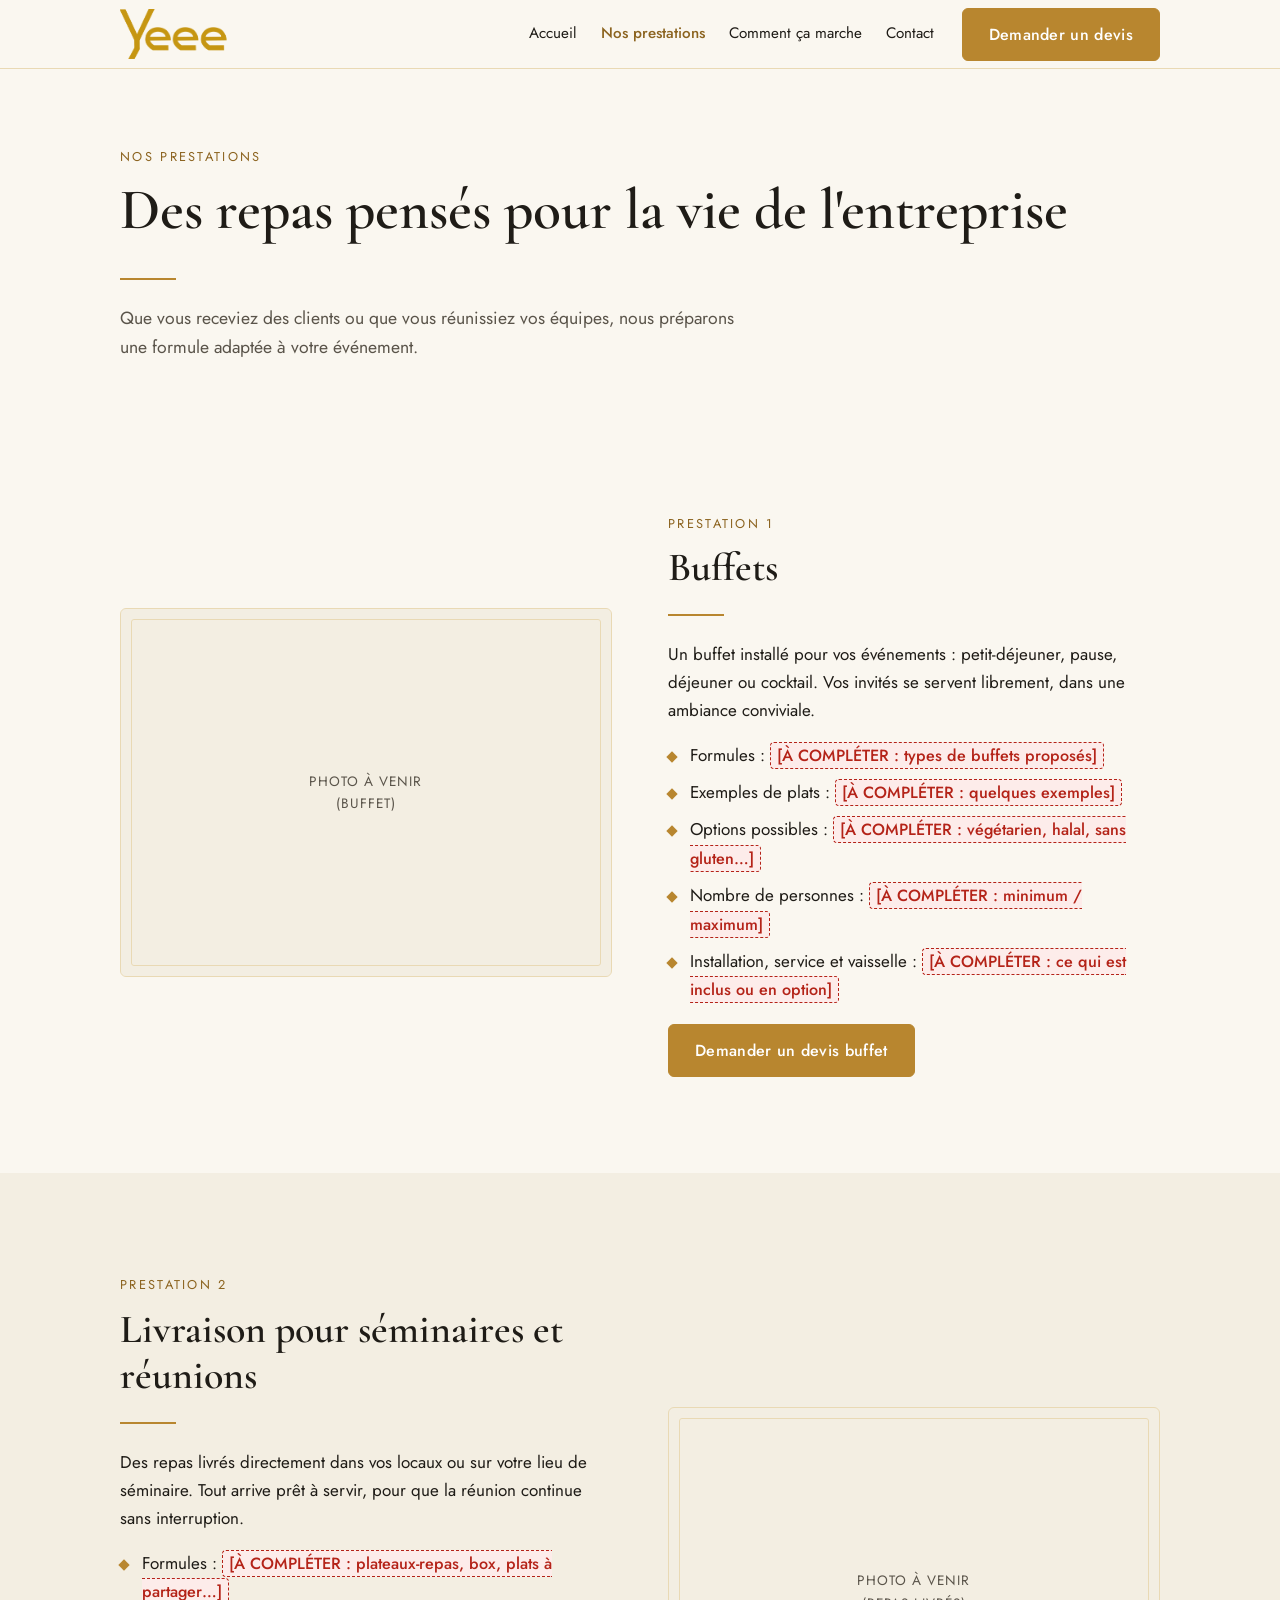
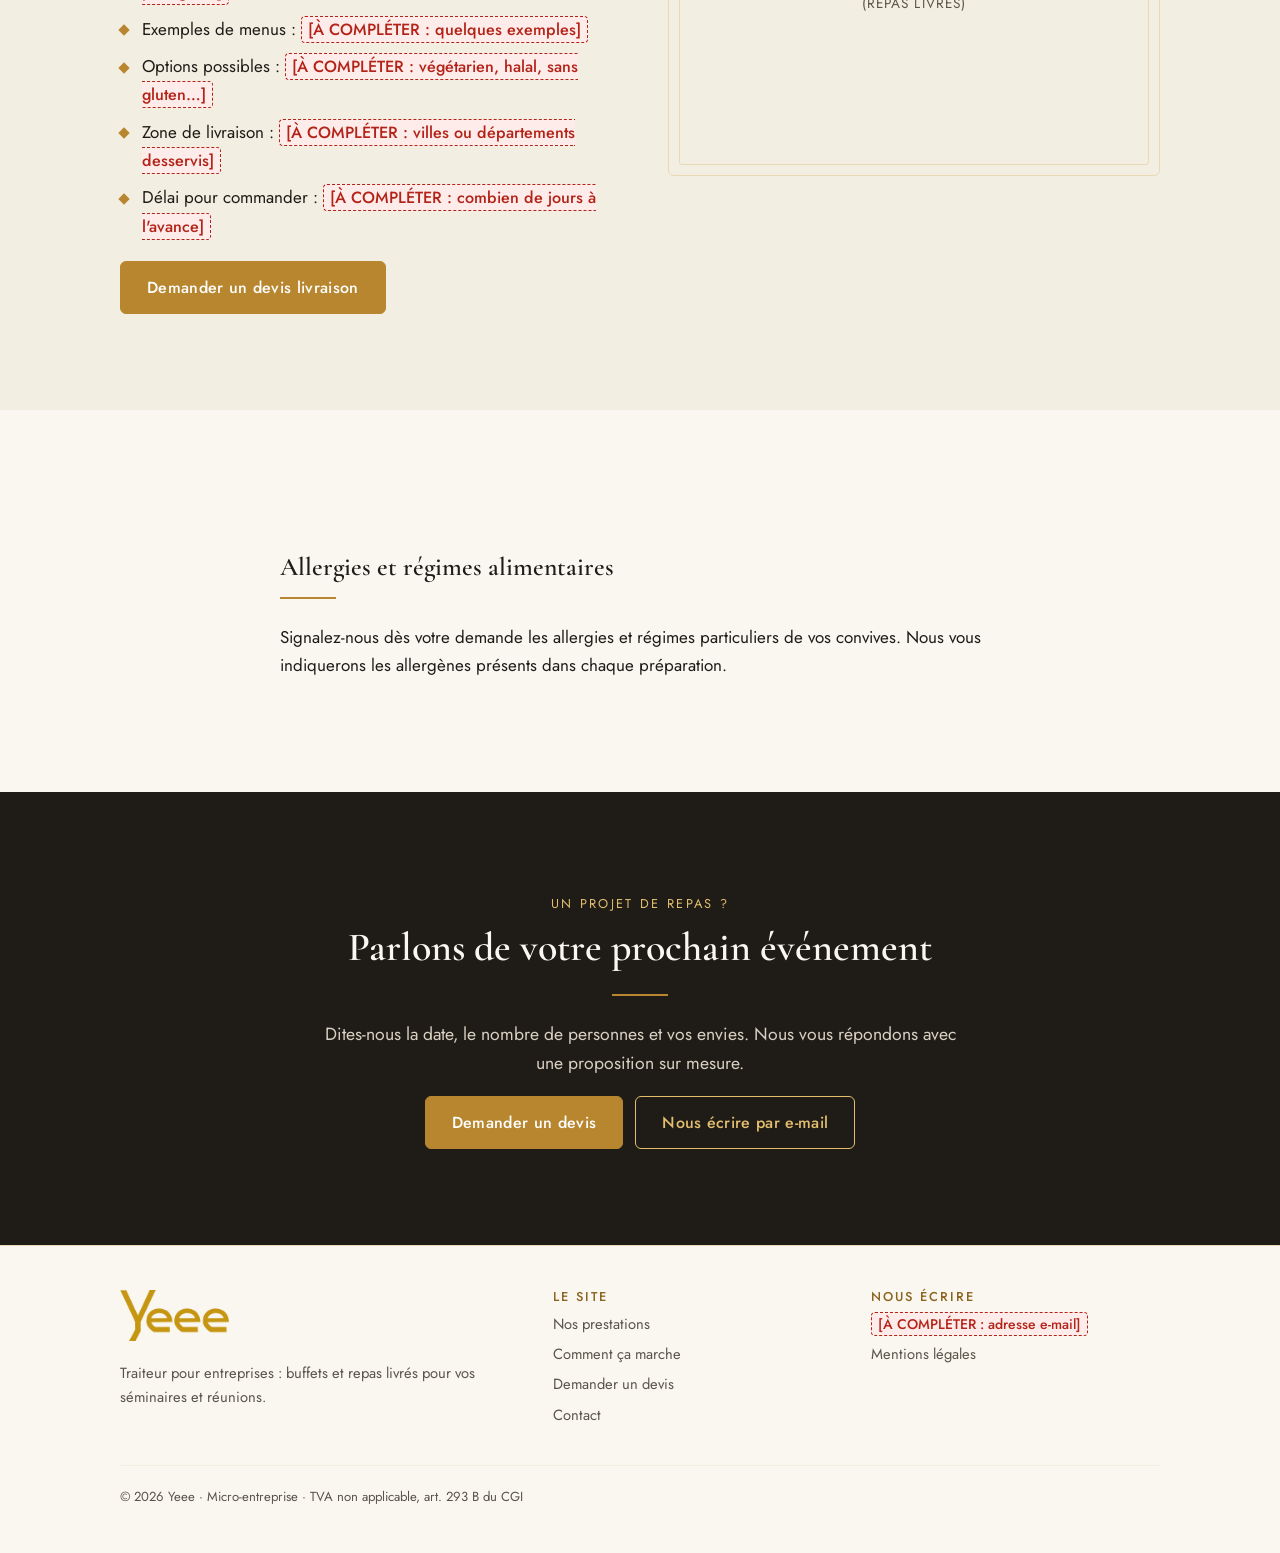
<file: prestations.html>
<!doctype html>
<html lang="fr">
<head>
  <meta charset="utf-8">
  <meta name="viewport" content="width=device-width, initial-scale=1">
  <title>Nos prestations | Yeee traiteur</title>
  <meta name="description" content="Buffets et livraison de repas pour séminaires et réunions d'entreprise. Yeee prépare une offre sur mesure.">
  <meta name="theme-color" content="#FAF7F0">
  <link rel="icon" href="assets/favicon.svg" type="image/svg+xml">
  <link rel="preload" href="assets/fonts/cormorant-garamond-latin-600-normal.woff2" as="font" type="font/woff2" crossorigin>
  <link rel="stylesheet" href="assets/style.css">
</head>
<body>
  <header class="entete">
    <div class="conteneur">
      <a class="logo" href="index.html" aria-label="Yeee, retour à l'accueil"><span class="logo-cadre"><img src="assets/logo-yeee.png" alt="Yeee" width="3508" height="2480"></span></a>
      <button class="bouton-menu" type="button" aria-expanded="false" aria-controls="menu">
        <span class="barres"><span></span></span> Menu
      </button>
      <nav class="menu" id="menu" aria-label="Menu principal">
        <ul>
          <li><a href="index.html">Accueil</a></li>
          <li><a href="prestations.html" aria-current="page">Nos prestations</a></li>
          <li><a href="comment-ca-marche.html">Comment ça marche</a></li>
          <li><a href="contact.html">Contact</a></li>
        </ul>
        <a class="bouton" href="devis.html">Demander un devis</a>
      </nav>
    </div>
  </header>

  <main>
    <section class="tete-page">
      <div class="conteneur">
        <span class="surtitre">Nos prestations</span>
        <h1>Des repas pensés pour la vie de l'entreprise</h1>
        <hr class="filet">
        <p class="intro">Que vous receviez des clients ou que vous réunissiez vos équipes, nous préparons une formule adaptée à votre événement.</p>
      </div>
    </section>

    <section id="buffets">
      <div class="conteneur duo">
        <div class="photo">Photo à venir<br>(buffet)</div>
        <div>
          <span class="surtitre">Prestation 1</span>
          <h2>Buffets</h2>
          <hr class="filet">
          <p>Un buffet installé pour vos événements : petit-déjeuner, pause, déjeuner ou cocktail. Vos invités se servent librement, dans une ambiance conviviale.</p>
          <ul class="liste-or">
            <li>Formules : <span class="a-completer">[À COMPLÉTER : types de buffets proposés]</span></li>
            <li>Exemples de plats : <span class="a-completer">[À COMPLÉTER : quelques exemples]</span></li>
            <li>Options possibles : <span class="a-completer">[À COMPLÉTER : végétarien, halal, sans gluten…]</span></li>
            <li>Nombre de personnes : <span class="a-completer">[À COMPLÉTER : minimum / maximum]</span></li>
            <li>Installation, service et vaisselle : <span class="a-completer">[À COMPLÉTER : ce qui est inclus ou en option]</span></li>
          </ul>
          <a class="bouton" href="devis.html">Demander un devis buffet</a>
        </div>
      </div>
    </section>

    <section id="livraison" class="alt">
      <div class="conteneur duo">
        <div>
          <span class="surtitre">Prestation 2</span>
          <h2>Livraison pour séminaires et réunions</h2>
          <hr class="filet">
          <p>Des repas livrés directement dans vos locaux ou sur votre lieu de séminaire. Tout arrive prêt à servir, pour que la réunion continue sans interruption.</p>
          <ul class="liste-or">
            <li>Formules : <span class="a-completer">[À COMPLÉTER : plateaux-repas, box, plats à partager…]</span></li>
            <li>Exemples de menus : <span class="a-completer">[À COMPLÉTER : quelques exemples]</span></li>
            <li>Options possibles : <span class="a-completer">[À COMPLÉTER : végétarien, halal, sans gluten…]</span></li>
            <li>Zone de livraison : <span class="a-completer">[À COMPLÉTER : villes ou départements desservis]</span></li>
            <li>Délai pour commander : <span class="a-completer">[À COMPLÉTER : combien de jours à l'avance]</span></li>
          </ul>
          <a class="bouton" href="devis.html">Demander un devis livraison</a>
        </div>
        <div class="photo">Photo à venir<br>(repas livrés)</div>
      </div>
    </section>

    <section>
      <div class="conteneur texte-long" style="margin:0 auto">
        <h2>Allergies et régimes alimentaires</h2>
        <hr class="filet">
        <p>Signalez-nous dès votre demande les allergies et régimes particuliers de vos convives. Nous vous indiquerons les allergènes présents dans chaque préparation.</p>
      </div>
    </section>

    <section class="appel">
      <div class="conteneur">
        <span class="surtitre" style="color:#E2BE6E">Un projet de repas ?</span>
        <h2>Parlons de votre prochain événement</h2>
        <hr class="filet">
        <p class="intro">Dites-nous la date, le nombre de personnes et vos envies. Nous vous répondons avec une proposition sur mesure.</p>
        <div class="boutons" style="justify-content:center">
          <a class="bouton" href="devis.html">Demander un devis</a>
          <a class="bouton secondaire" href="#" data-email-lien>Nous écrire par e-mail</a>
        </div>
      </div>
    </section>
  </main>

  <footer class="pied">
    <div class="conteneur">
      <div class="grille">
        <div>
          <a class="logo logo-pied" href="index.html" aria-label="Yeee, retour à l'accueil"><span class="logo-cadre"><img src="assets/logo-yeee.png" alt="Yeee" width="3508" height="2480"></span></a>
          <p style="margin-top:12px">Traiteur pour entreprises : buffets et repas livrés pour vos séminaires et réunions.</p>
        </div>
        <div>
          <h3>Le site</h3>
          <ul>
            <li><a href="prestations.html">Nos prestations</a></li>
            <li><a href="comment-ca-marche.html">Comment ça marche</a></li>
            <li><a href="devis.html">Demander un devis</a></li>
            <li><a href="contact.html">Contact</a></li>
          </ul>
        </div>
        <div>
          <h3>Nous écrire</h3>
          <ul>
            <li><a href="#" data-email-lien><span class="a-completer" data-email-texte>[À COMPLÉTER : adresse e-mail]</span></a></li>
            <li><a href="mentions-legales.html">Mentions légales</a></li>
          </ul>
        </div>
      </div>
      <p class="bas">© <span data-annee>2026</span> Yeee · Micro-entreprise · TVA non applicable, art. 293 B du CGI</p>
    </div>
  </footer>
  <script src="assets/script.js"></script>
</body>
</html>
</file>
<file: assets/style.css>
/* ==========================================================
   Yeee — Traiteur pour entreprises
   Feuille de style unique. Pensée d'abord pour téléphone.
   Pour changer une couleur : modifiez seulement le bloc :root.
   ========================================================== */

@font-face {
  font-family: "Cormorant Garamond";
  src: url("fonts/cormorant-garamond-latin-500-normal.woff2") format("woff2");
  font-weight: 500; font-style: normal; font-display: swap;
}
@font-face {
  font-family: "Cormorant Garamond";
  src: url("fonts/cormorant-garamond-latin-600-normal.woff2") format("woff2");
  font-weight: 600; font-style: normal; font-display: swap;
}
@font-face {
  font-family: "Jost";
  src: url("fonts/jost-latin-400-normal.woff2") format("woff2");
  font-weight: 400; font-style: normal; font-display: swap;
}
@font-face {
  font-family: "Jost";
  src: url("fonts/jost-latin-500-normal.woff2") format("woff2");
  font-weight: 500; font-style: normal; font-display: swap;
}

:root {
  --ivoire: #FAF7F0;        /* fond principal */
  --ivoire-2: #F3EEE2;      /* fond des sections alternées */
  --encre: #1F1C17;         /* texte principal */
  --encre-doux: #5A544A;    /* texte secondaire */
  --or: #B8862F;            /* or / ocre : accents */
  --or-fonce: #8C6420;      /* or plus foncé : liens, textes dorés lisibles */
  --or-clair: #E9D9B4;      /* filets et bordures */
  --blanc: #FFFFFF;
  --a-completer: #B42318;   /* rouge des mentions [À COMPLÉTER] */

  --titre: "Cormorant Garamond", Georgia, "Times New Roman", serif;
  --texte: "Jost", -apple-system, "Segoe UI", Helvetica, Arial, sans-serif;

  --largeur: 1080px;
  --rayon: 6px;
}

*, *::before, *::after { box-sizing: border-box; }

html { -webkit-text-size-adjust: 100%; }

body {
  margin: 0;
  background: var(--ivoire);
  color: var(--encre);
  font-family: var(--texte);
  font-size: 1.0625rem;
  line-height: 1.65;
}

img { max-width: 100%; height: auto; display: block; }

a { color: var(--or-fonce); text-underline-offset: 3px; }
a:hover { color: var(--encre); }

:focus-visible { outline: 2px solid var(--or); outline-offset: 3px; }

h1, h2, h3 {
  font-family: var(--titre);
  font-weight: 600;
  line-height: 1.15;
  margin: 0 0 .6em;
  color: var(--encre);
}
h1 { font-size: clamp(2.2rem, 7vw, 3.6rem); }
h2 { font-size: clamp(1.8rem, 5vw, 2.5rem); }
h3 { font-size: 1.5rem; }
p  { margin: 0 0 1em; }

.conteneur { width: 100%; max-width: var(--largeur); margin: 0 auto; padding: 0 20px; }

.surtitre {
  display: inline-block;
  font-size: .8rem;
  letter-spacing: .18em;
  text-transform: uppercase;
  color: var(--or-fonce);
  margin-bottom: .8em;
}

.filet {
  width: 56px; height: 2px; border: 0;
  background: var(--or);
  margin: 0 0 1.4em;
}
.centre .filet { margin-left: auto; margin-right: auto; }
.centre { text-align: center; }

/* ---------- Mentions à compléter : bien visibles ---------- */
.a-completer {
  display: inline;
  background: #FDECEA;
  color: var(--a-completer);
  border: 1px dashed var(--a-completer);
  border-radius: 4px;
  padding: 1px 6px;
  font-weight: 500;
  font-family: var(--texte);
  font-size: .95em;
}

/* ---------- Logo ----------
   Le fichier logo-yeee.png est utilisé tel quel (non modifié).
   Il contient une grande marge transparente : le cadre ci-dessous
   n'affiche que la zone du mot « Yeee » (rognage à l'affichage seulement). */
.logo { display: inline-block; line-height: 0; text-decoration: none; }
.logo-cadre {
  display: block;
  width: 96px;
  aspect-ratio: 2105 / 990;
  overflow: hidden;
}
.logo-cadre img {
  max-width: none;
  width: 166.65%;          /* 3508 / 2105 */
  height: auto;
  margin-left: -35.68%;    /* 751 / 2105 */
  margin-top: -34.01%;     /* 716 / 2105 */
}
.logo-pied .logo-cadre { width: 110px; }
@media (min-width: 900px) { .entete .logo-cadre { width: 108px; } }

/* ---------- En-tête et menu ---------- */
.entete {
  position: sticky; top: 0; z-index: 10;
  background: rgba(250, 247, 240, .96);
  border-bottom: 1px solid var(--or-clair);
}
.entete .conteneur {
  display: flex; align-items: center; justify-content: space-between;
  min-height: 68px;
}

.bouton-menu {
  display: inline-flex; align-items: center; gap: 8px;
  background: none; border: 1px solid var(--or-clair); border-radius: var(--rayon);
  padding: 9px 14px;
  font: 500 .9rem var(--texte); color: var(--encre);
  cursor: pointer;
}
.bouton-menu .barres { width: 18px; height: 12px; position: relative; }
.bouton-menu .barres::before, .bouton-menu .barres::after,
.bouton-menu .barres span {
  content: ""; position: absolute; left: 0; right: 0; height: 1.5px; background: var(--encre);
}
.bouton-menu .barres::before { top: 0; }
.bouton-menu .barres span { top: 5px; }
.bouton-menu .barres::after { bottom: 0; }

.menu { display: none; }
.menu.ouvert {
  display: block;
  position: absolute; left: 0; right: 0; top: 100%;
  background: var(--ivoire);
  border-bottom: 1px solid var(--or-clair);
  padding: 8px 20px 20px;
}
.menu ul { list-style: none; margin: 0; padding: 0; }
.menu li a {
  display: block; padding: 13px 0;
  text-decoration: none; color: var(--encre);
  border-bottom: 1px solid var(--ivoire-2);
}
.menu li a[aria-current="page"] { color: var(--or-fonce); font-weight: 500; }
.menu .bouton { margin-top: 16px; width: 100%; }

@media (min-width: 900px) {
  .bouton-menu { display: none; }
  .menu, .menu.ouvert {
    display: flex; align-items: center; gap: 28px;
    position: static; padding: 0; border: 0; background: none;
  }
  .menu ul { display: flex; gap: 24px; }
  .menu li a { padding: 6px 0; border: 0; font-size: .95rem; }
  .menu li a:hover { color: var(--or-fonce); }
  .menu .bouton { margin-top: 0; width: auto; }
}

/* ---------- Boutons ---------- */
.bouton {
  display: inline-block;
  text-align: center;
  padding: 14px 26px;
  border-radius: var(--rayon);
  border: 1px solid var(--or);
  background: var(--or);
  color: var(--blanc);
  font: 500 1rem var(--texte);
  letter-spacing: .02em;
  text-decoration: none;
  cursor: pointer;
  transition: background .2s, color .2s;
}
.bouton:hover { background: var(--or-fonce); border-color: var(--or-fonce); color: var(--blanc); }
.bouton.secondaire { background: transparent; color: var(--or-fonce); }
.bouton.secondaire:hover { background: var(--or); color: var(--blanc); }
.boutons { display: flex; flex-direction: column; gap: 12px; }
@media (min-width: 600px) { .boutons { flex-direction: row; flex-wrap: wrap; } }
.centre .boutons { justify-content: center; }

/* ---------- Sections ---------- */
section { padding: 64px 0; }
section.alt { background: var(--ivoire-2); }
@media (min-width: 900px) { section { padding: 96px 0; } }

.intro { max-width: 640px; color: var(--encre-doux); font-size: 1.1rem; }
.centre .intro { margin-left: auto; margin-right: auto; }

/* Héros */
.heros { padding: 48px 0 64px; }
.heros .grille { display: grid; gap: 36px; align-items: center; }
.heros p.intro { margin-bottom: 1.8em; }
@media (min-width: 900px) {
  .heros { padding: 80px 0 96px; }
  .heros .grille { grid-template-columns: 1.05fr 1fr; gap: 56px; }
}

/* En-tête de page intérieure */
.tete-page { padding: 48px 0 24px; }
@media (min-width: 900px) { .tete-page { padding: 72px 0 32px; } }

/* ---------- Emplacements photos ---------- */
.photo {
  position: relative;
  width: 100%;
  aspect-ratio: 4 / 3;
  border: 1px solid var(--or-clair);
  border-radius: var(--rayon);
  background:
    linear-gradient(var(--ivoire-2), var(--ivoire-2)) padding-box;
  display: flex; align-items: center; justify-content: center;
  text-align: center;
  color: var(--encre-doux);
  font-size: .85rem;
  letter-spacing: .08em;
  text-transform: uppercase;
  padding: 16px;
  overflow: hidden;
}
.photo::before {
  content: ""; position: absolute; inset: 10px;
  border: 1px solid var(--or-clair); border-radius: 3px;
  pointer-events: none;
}
.photo.portrait { aspect-ratio: 4 / 5; }
.photo.large { aspect-ratio: 16 / 9; }
.photo img { position: absolute; inset: 0; width: 100%; height: 100%; object-fit: cover; }

/* ---------- Cartes ---------- */
.cartes { display: grid; gap: 20px; margin-top: 36px; }
@media (min-width: 700px) { .cartes.deux { grid-template-columns: 1fr 1fr; } }
@media (min-width: 900px) { .cartes.trois { grid-template-columns: repeat(3, 1fr); } }

.carte {
  background: var(--blanc);
  border: 1px solid var(--or-clair);
  border-radius: var(--rayon);
  padding: 28px 24px;
}
.carte .photo { margin-bottom: 22px; }
.carte p:last-child { margin-bottom: 0; }

.liste-or { list-style: none; padding: 0; margin: 0 0 1.2em; }
.liste-or li { position: relative; padding-left: 22px; margin-bottom: .5em; }
.liste-or li::before {
  content: ""; position: absolute; left: 0; top: .7em;
  width: 8px; height: 8px; transform: rotate(45deg); background: var(--or);
}

/* ---------- Étapes ---------- */
.etapes { list-style: none; padding: 0; margin: 36px 0 0; display: grid; gap: 18px; counter-reset: etape; }
@media (min-width: 900px) { .etapes { grid-template-columns: repeat(4, 1fr); } }
.etapes li {
  counter-increment: etape;
  background: var(--blanc);
  border: 1px solid var(--or-clair);
  border-radius: var(--rayon);
  padding: 24px 22px;
}
.etapes li::before {
  content: counter(etape, decimal-leading-zero);
  display: block;
  font-family: var(--titre);
  font-size: 2.4rem;
  line-height: 1;
  color: var(--or);
  margin-bottom: 12px;
}
.etapes h3 { font-size: 1.35rem; margin-bottom: .4em; }
.etapes p { margin: 0; color: var(--encre-doux); }

/* ---------- Bandeau d'appel ---------- */
.appel {
  background: var(--encre);
  color: var(--ivoire);
  text-align: center;
}
.appel h2 { color: var(--ivoire); }
.appel .intro { color: #D8D1C3; }
.appel .filet { margin-left: auto; margin-right: auto; }
.appel .bouton.secondaire { color: #E2BE6E; border-color: #E2BE6E; }
.appel .bouton.secondaire:hover { background: #E2BE6E; color: var(--encre); }

/* ---------- Formulaire ---------- */
.formulaire {
  background: var(--blanc);
  border: 1px solid var(--or-clair);
  border-radius: var(--rayon);
  padding: 24px 20px;
  display: grid; gap: 18px;
}
@media (min-width: 700px) {
  .formulaire { padding: 36px; grid-template-columns: 1fr 1fr; }
  .formulaire .plein { grid-column: 1 / -1; }
}
.champ label { display: block; font-weight: 500; font-size: .95rem; margin-bottom: 6px; }
.champ .aide { font-weight: 400; color: var(--encre-doux); font-size: .85rem; }
.champ input, .champ select, .champ textarea {
  width: 100%;
  font: 400 1rem var(--texte);   /* 16px minimum : évite le zoom auto sur iPhone */
  color: var(--encre);
  background: var(--ivoire);
  border: 1px solid #D9CBA8;
  border-radius: var(--rayon);
  padding: 12px 14px;
  min-height: 48px;
}
.champ textarea { min-height: 140px; resize: vertical; }
.champ input:focus, .champ select:focus, .champ textarea:focus {
  outline: none; border-color: var(--or); box-shadow: 0 0 0 3px rgba(184, 134, 47, .18);
}
.case { display: flex; gap: 10px; align-items: flex-start; font-size: .9rem; color: var(--encre-doux); }
.case input { margin-top: 5px; width: 18px; height: 18px; accent-color: var(--or); flex: none; }
.cache { position: absolute; left: -9999px; width: 1px; height: 1px; overflow: hidden; }
.message-envoi { padding: 14px 16px; border-radius: var(--rayon); display: none; }
.message-envoi.ok { display: block; background: #EEF5EA; color: #2F5A1E; border: 1px solid #C7DDBA; }
.message-envoi.erreur { display: block; background: #FDECEA; color: var(--a-completer); border: 1px solid #F3C1BB; }
.formulaire button[disabled] { opacity: .6; cursor: wait; }

/* ---------- Bloc contact ---------- */
.bloc-contact { display: grid; gap: 20px; margin-top: 32px; }
@media (min-width: 700px) { .bloc-contact { grid-template-columns: 1fr 1fr; } }
.bloc-contact .carte h3 { font-size: 1.3rem; }

/* ---------- Texte long (mentions légales) ---------- */
.texte-long { max-width: 760px; }
.texte-long h2 { font-size: 1.6rem; margin-top: 1.8em; }
.texte-long dl { margin: 0 0 1em; }
.texte-long dt { font-weight: 500; margin-top: .8em; }
.texte-long dd { margin: 0; color: var(--encre-doux); }

.alerte {
  border: 1px solid var(--a-completer);
  background: #FDECEA;
  color: var(--a-completer);
  border-radius: var(--rayon);
  padding: 14px 18px;
  margin-bottom: 28px;
  font-size: .95rem;
}

/* ---------- Pied de page ---------- */
.pied {
  border-top: 1px solid var(--or-clair);
  padding: 44px 0 32px;
  font-size: .92rem;
  color: var(--encre-doux);
}
.pied .grille { display: grid; gap: 28px; }
@media (min-width: 800px) { .pied .grille { grid-template-columns: 1.4fr 1fr 1fr; } }
.pied h3 { font-family: var(--texte); font-size: .8rem; letter-spacing: .16em; text-transform: uppercase; color: var(--or-fonce); font-weight: 500; }
.pied ul { list-style: none; margin: 0; padding: 0; }
.pied li { margin-bottom: 6px; }
.pied a { color: var(--encre-doux); text-decoration: none; }
.pied a:hover { color: var(--or-fonce); }
.pied .bas { margin-top: 32px; padding-top: 20px; border-top: 1px solid var(--ivoire-2); font-size: .82rem; }

/* Deux colonnes (photo + texte) sur grand écran */
.duo { display: grid; gap: 32px; align-items: center; }
@media (min-width: 900px) { .duo { grid-template-columns: 1fr 1fr; gap: 56px; } }
.appel .intro { margin-left: auto; margin-right: auto; }
</file>
